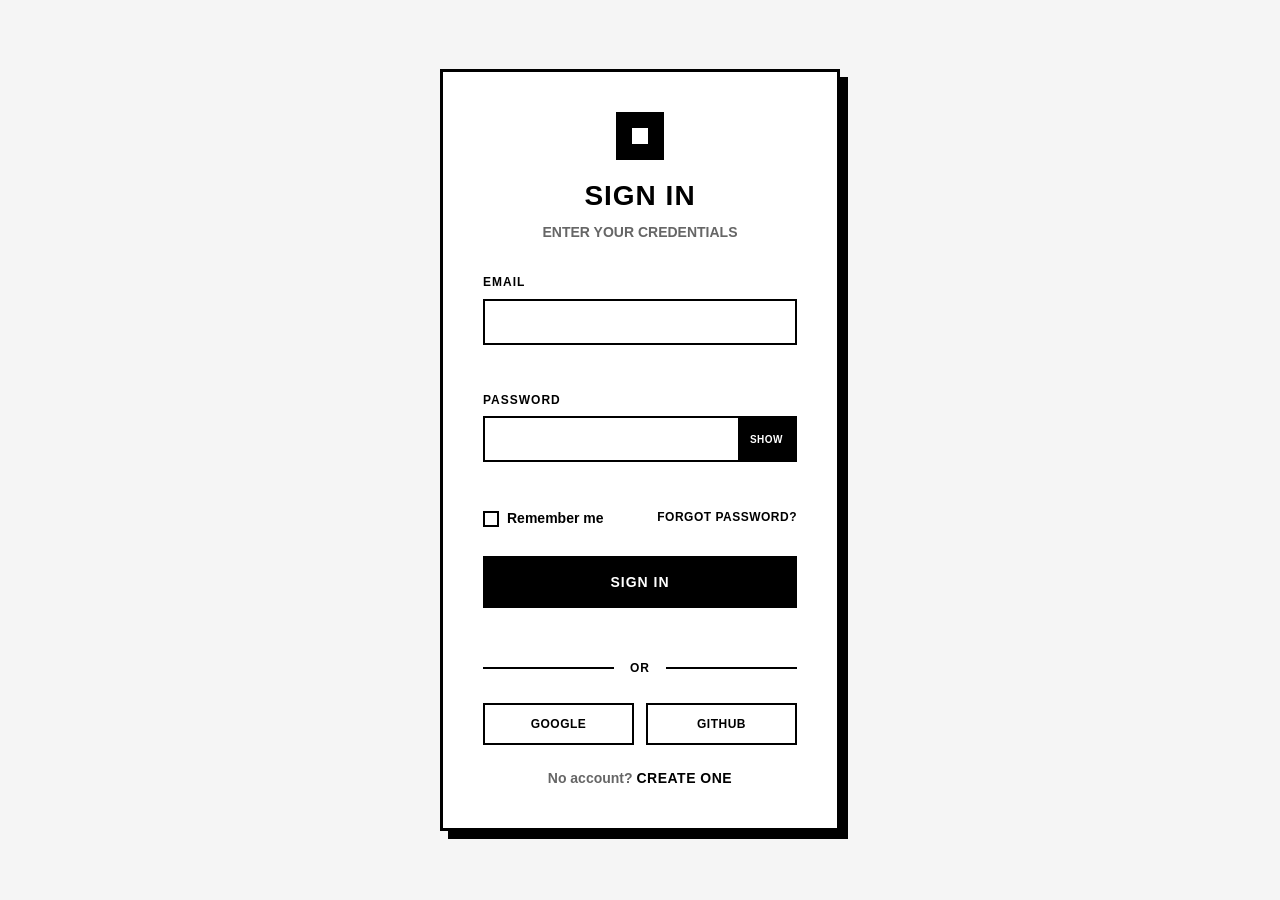
<file: loginpage.html>
<!DOCTYPE html>
<html lang="en">
<head>
    <meta charset="UTF-8">
    <meta name="viewport" content="width=device-width, initial-scale=1.0">
    <title>Login Page</title>
<link rel="stylesheet" href="css/styleloginpage.css">
</head>
<body>
    <div class="login-container">
        <div class="login-card">
            <div class="login-header">
                <div class="logo">
                    <div class="logo-square"></div>
                </div>
                <h2>Sign In</h2>
                <p>Enter your credentials</p>
            </div>
            
            <form class="login-form" id="loginForm" novalidate>
                <div class="form-group">
                    <label for="email" class="form-label">Email</label>
                    <div class="input-wrapper">
                        <input type="email" id="email" name="email" required autocomplete="email">
                    </div>
                    <span class="error-message" id="emailError"></span>
                </div>

                <div class="form-group">
                    <label for="password" class="form-label">Password</label>
                    <div class="input-wrapper password-wrapper">
                        <input type="password" id="password" name="password" required autocomplete="current-password">
                        <button type="button" class="password-toggle" id="passwordToggle" aria-label="Toggle password visibility">
                            <span class="toggle-text">SHOW</span>
                        </button>
                    </div>
                    <span class="error-message" id="passwordError"></span>
                </div>

                <div class="form-options">
                    <div class="checkbox-wrapper">
                        <input type="checkbox" id="remember" name="remember">
                        <label for="remember" class="checkbox-label">
                            <div class="checkbox-box"></div>
                            <span>Remember me</span>
                        </label>
                    </div>
                    <a href="#" class="forgot-link">Forgot password?</a>
                </div>

                <button type="submit" class="login-btn">
                    <span class="btn-text">SIGN IN</span>
                    <div class="btn-loader">
                        <div class="loader-bar"></div>
                        <div class="loader-bar"></div>
                        <div class="loader-bar"></div>
                    </div>
                </button>
            </form>

            <div class="divider">
                <span>OR</span>
            </div>

            <div class="social-login">
                <button type="button" class="social-btn">
                    <span class="social-text">GOOGLE</span>
                </button>
                <button type="button" class="social-btn">
                    <span class="social-text">GITHUB</span>
                </button>
            </div>

            <div class="signup-link">
                <span>No account? </span>
                <a href="#">Create one</a>
            </div>

            <div class="success-message" id="successMessage">
                <div class="success-icon">✓</div>
                <h3>Success</h3>
                <p>Redirecting...</p>
            </div>
        </div>
    </div>
  
    <script src="Js/loginpage.js"></script>
</body>
</html>
</file>
<file: css/styleloginpage.css>
* {
    margin: 0;
    padding: 0;
    box-sizing: border-box;
}

body {
    font-family: 'Arial', sans-serif;
    background: #f5f5f5;
    min-height: 100vh;
    display: flex;
    align-items: center;
    justify-content: center;
    padding: 20px;
    line-height: 1.4;
}

.login-container {
    width: 100%;
    max-width: 400px;
}

.login-card {
    background: #ffffff;
    border: 3px solid #000000;
    border-radius: 0;
    padding: 40px;
    box-shadow: 8px 8px 0 #000000;
    transition: all 0.2s ease;
}

.login-card:hover {
    transform: translate(-2px, -2px);
    box-shadow: 10px 10px 0 #000000;
}

.login-header {
    text-align: center;
    margin-bottom: 32px;
}

.logo {
    margin-bottom: 16px;
    display: flex;
    justify-content: center;
}

.logo-square {
    width: 48px;
    height: 48px;
    background: #000000;
    border: 3px solid #000000;
    position: relative;
}

.logo-square::after {
    content: '';
    position: absolute;
    top: 50%;
    left: 50%;
    transform: translate(-50%, -50%);
    width: 16px;
    height: 16px;
    background: #ffffff;
}

.login-header h2 {
    color: #000000;
    font-size: 1.75rem;
    font-weight: 900;
    margin-bottom: 8px;
    text-transform: uppercase;
    letter-spacing: 1px;
}

.login-header p {
    color: #666666;
    font-size: 14px;
    font-weight: 600;
    text-transform: uppercase;
}

/* Form Styles */
.form-group {
    margin-bottom: 24px;
    position: relative;
}

.form-label {
    display: block;
    font-size: 12px;
    font-weight: 700;
    color: #000000;
    text-transform: uppercase;
    letter-spacing: 1px;
    margin-bottom: 8px;
}

.input-wrapper {
    position: relative;
    border: 2px solid #000000;
    background: #ffffff;
}

.input-wrapper input {
    width: 100%;
    background: transparent;
    border: none;
    padding: 12px 16px;
    color: #000000;
    font-size: 16px;
    font-weight: 500;
    outline: none;
    font-family: inherit;
}

.input-wrapper input::placeholder {
    color: #999999;
}

.input-wrapper:focus-within {
    box-shadow: 4px 4px 0 #000000;
    transform: translate(-2px, -2px);
}

/* Password Toggle */
.password-wrapper {
    display: flex;
    align-items: center;
}

.password-wrapper input {
    flex: 1;
    padding-right: 60px;
}

.password-toggle {
    position: absolute;
    right: 0;
    top: 0;
    bottom: 0;
    background: #000000;
    color: #ffffff;
    border: none;
    padding: 0 12px;
    cursor: pointer;
    font-family: inherit;
    font-weight: 700;
    font-size: 10px;
    text-transform: uppercase;
    letter-spacing: 0.5px;
    transition: all 0.2s ease;
}

.password-toggle:hover {
    background: #333333;
}

.password-toggle:active {
    transform: scale(0.98);
}

/* Form Options */
.form-options {
    display: flex;
    justify-content: space-between;
    align-items: center;
    margin-bottom: 28px;
    flex-wrap: wrap;
    gap: 16px;
}

.checkbox-wrapper {
    display: flex;
    align-items: center;
    cursor: pointer;
}

.checkbox-wrapper input[type="checkbox"] {
    display: none;
}

.checkbox-label {
    display: flex;
    align-items: center;
    gap: 8px;
    cursor: pointer;
    user-select: none;
    font-size: 14px;
    font-weight: 600;
    color: #000000;
}

.checkbox-box {
    width: 16px;
    height: 16px;
    border: 2px solid #000000;
    background: #ffffff;
    position: relative;
    transition: all 0.2s ease;
}

.checkbox-wrapper input[type="checkbox"]:checked + .checkbox-label .checkbox-box {
    background: #000000;
}

.checkbox-box::after {
    content: '✓';
    position: absolute;
    top: 50%;
    left: 50%;
    transform: translate(-50%, -50%);
    color: #ffffff;
    font-size: 10px;
    font-weight: 900;
    opacity: 0;
    transition: opacity 0.2s ease;
}

.checkbox-wrapper input[type="checkbox"]:checked + .checkbox-label .checkbox-box::after {
    opacity: 1;
}

.forgot-link {
    color: #000000;
    text-decoration: none;
    font-size: 12px;
    font-weight: 700;
    text-transform: uppercase;
    letter-spacing: 0.5px;
    transition: all 0.2s ease;
    border-bottom: 2px solid transparent;
}

.forgot-link:hover {
    border-bottom-color: #000000;
}

/* Login Button */
.login-btn {
    width: 100%;
    background: #000000;
    color: #ffffff;
    border: 2px solid #000000;
    padding: 16px;
    cursor: pointer;
    font-family: inherit;
    font-size: 14px;
    font-weight: 700;
    text-transform: uppercase;
    letter-spacing: 1px;
    position: relative;
    margin-bottom: 24px;
    transition: all 0.2s ease;
    overflow: hidden;
}

.login-btn:hover {
    background: #333333;
    transform: translate(-2px, -2px);
    box-shadow: 4px 4px 0 #000000;
}

.login-btn:active {
    transform: translate(0, 0);
    box-shadow: 2px 2px 0 #000000;
}

.btn-text {
    position: relative;
    z-index: 1;
    transition: opacity 0.2s ease;
}

.btn-loader {
    position: absolute;
    top: 50%;
    left: 50%;
    transform: translate(-50%, -50%);
    display: flex;
    gap: 3px;
    opacity: 0;
    transition: opacity 0.2s ease;
}

.loader-bar {
    width: 3px;
    height: 16px;
    background: #ffffff;
    animation: loaderPulse 1s ease-in-out infinite;
}

.loader-bar:nth-child(2) { animation-delay: 0.2s; }
.loader-bar:nth-child(3) { animation-delay: 0.4s; }

@keyframes loaderPulse {
    0%, 80%, 100% { transform: scaleY(0.5); opacity: 0.5; }
    40% { transform: scaleY(1); opacity: 1; }
}

.login-btn.loading .btn-text {
    opacity: 0;
}

.login-btn.loading .btn-loader {
    opacity: 1;
}

/* Divider */
.divider {
    text-align: center;
    margin: 24px 0;
    position: relative;
}

.divider::before {
    content: '';
    position: absolute;
    top: 50%;
    left: 0;
    right: 0;
    height: 2px;
    background: #000000;
    transform: translateY(-50%);
}

.divider span {
    background: #ffffff;
    color: #000000;
    padding: 0 16px;
    font-size: 12px;
    font-weight: 700;
    text-transform: uppercase;
    letter-spacing: 1px;
    position: relative;
    z-index: 1;
}

/* Social Login */
.social-login {
    display: flex;
    gap: 12px;
    margin-bottom: 24px;
}

.social-btn {
    flex: 1;
    background: #ffffff;
    color: #000000;
    border: 2px solid #000000;
    padding: 12px;
    cursor: pointer;
    font-family: inherit;
    font-weight: 700;
    text-transform: uppercase;
    font-size: 12px;
    letter-spacing: 0.5px;
    transition: all 0.2s ease;
}

.social-btn:hover {
    background: #000000;
    color: #ffffff;
    transform: translate(-1px, -1px);
    box-shadow: 2px 2px 0 #000000;
}

.social-btn:active {
    transform: translate(0, 0);
    box-shadow: 1px 1px 0 #000000;
}

/* Signup Link */
.signup-link {
    text-align: center;
    font-size: 14px;
    font-weight: 600;
    color: #666666;
}

.signup-link a {
    color: #000000;
    text-decoration: none;
    font-weight: 700;
    text-transform: uppercase;
    letter-spacing: 0.5px;
    border-bottom: 2px solid transparent;
    transition: all 0.2s ease;
}

.signup-link a:hover {
    border-bottom-color: #000000;
}

/* Error States */
.error-message {
    color: #dc3545;
    font-size: 11px;
    font-weight: 700;
    text-transform: uppercase;
    letter-spacing: 0.5px;
    margin-top: 6px;
    margin-left: 2px;
    opacity: 0;
    transform: translateY(-8px);
    transition: all 0.2s ease;
}

.error-message.show {
    opacity: 1;
    transform: translateY(0);
}

.form-group.error .input-wrapper {
    border-color: #dc3545;
    animation: shake 0.3s ease-in-out;
}

@keyframes shake {
    0%, 100% { transform: translateX(0); }
    25% { transform: translateX(-4px); }
    75% { transform: translateX(4px); }
}

/* Success Message */
.success-message {
    display: none;
    text-align: center;
    padding: 32px 20px;
    opacity: 0;
    transform: translateY(16px);
    transition: all 0.3s ease;
}

.success-message.show {
    display: block;
    opacity: 1;
    transform: translateY(0);
}

.success-icon {
    width: 48px;
    height: 48px;
    background: #000000;
    color: #ffffff;
    border: 2px solid #000000;
    display: flex;
    align-items: center;
    justify-content: center;
    font-size: 20px;
    font-weight: 900;
    margin: 0 auto 16px;
    animation: successPop 0.5s ease-out;
}

@keyframes successPop {
    0% { transform: scale(0); }
    50% { transform: scale(1.1); }
    100% { transform: scale(1); }
}

.success-message h3 {
    color: #000000;
    font-size: 1.25rem;
    font-weight: 900;
    text-transform: uppercase;
    margin-bottom: 4px;
}

.success-message p {
    color: #666666;
    font-size: 12px;
    font-weight: 700;
    text-transform: uppercase;
    letter-spacing: 0.5px;
}

/* Mobile Responsive */
@media (max-width: 480px) {
    body {
        padding: 16px;
    }
    
    .login-card {
        padding: 28px;
        box-shadow: 6px 6px 0 #000000;
    }
    
    .login-card:hover {
        transform: translate(-1px, -1px);
        box-shadow: 7px 7px 0 #000000;
    }
    
    .login-header h2 {
        font-size: 1.5rem;
    }
    
    .form-options {
        flex-direction: column;
        align-items: flex-start;
        gap: 16px;
    }
    
    .social-login {
        flex-direction: column;
    }
}
</file>
